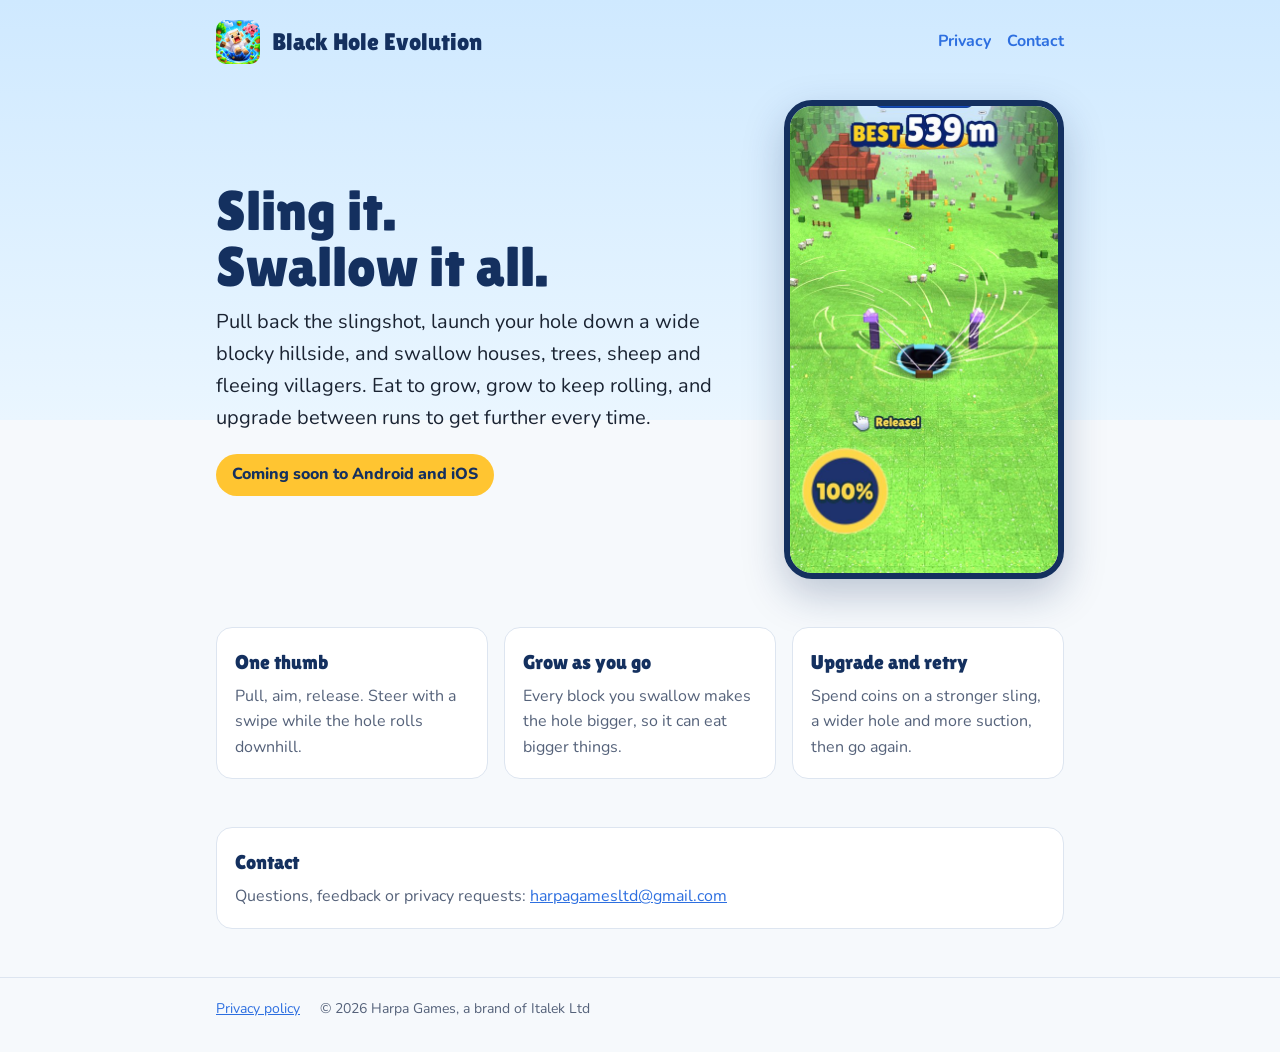
<file: index.html>
<!doctype html>
<html lang="en">
<head>
<meta charset="utf-8">
<meta name="viewport" content="width=device-width, initial-scale=1">
<title>Black Hole Evolution</title>
<meta name="description" content="Black Hole Evolution: sling a hole down a blocky hillside, swallow everything in its path and grow. A one-thumb mobile game.">
<link rel="icon" href="favicon.png">
<link rel="preconnect" href="https://fonts.googleapis.com">
<link rel="preconnect" href="https://fonts.gstatic.com" crossorigin>
<link href="https://fonts.googleapis.com/css2?family=Lilita+One&family=Nunito:wght@400;700;800&display=swap" rel="stylesheet">
<link rel="stylesheet" href="style.css">
</head>
<body>
<header class="top">
  <div class="wrap">
    <img src="icon.png" alt="">
    <a class="brand" href="./">Black Hole Evolution</a>
    <nav><a href="privacy.html">Privacy</a><a href="#contact">Contact</a></nav>
  </div>
</header>

<main class="wrap">
  <section class="hero">
    <div>
      <h1>Sling it.<br>Swallow it all.</h1>
      <p class="lead">Pull back the slingshot, launch your hole down a wide blocky hillside, and swallow houses, trees, sheep and fleeing villagers. Eat to grow, grow to keep rolling, and upgrade between runs to get further every time.</p>
      <span class="badge">Coming soon to Android and iOS</span>
    </div>
    <img class="shot" src="screenshot.jpg" alt="Black Hole Evolution gameplay: the slingshot pulled to 100% power at the top of a grassy hillside with houses and sheep">
  </section>

  <section class="features">
    <div><h3>One thumb</h3><p>Pull, aim, release. Steer with a swipe while the hole rolls downhill.</p></div>
    <div><h3>Grow as you go</h3><p>Every block you swallow makes the hole bigger, so it can eat bigger things.</p></div>
    <div><h3>Upgrade and retry</h3><p>Spend coins on a stronger sling, a wider hole and more suction, then go again.</p></div>
  </section>

  <section id="contact" class="features" style="grid-template-columns:1fr">
    <div>
      <h3>Contact</h3>
      <p>Questions, feedback or privacy requests: <a href="mailto:harpagamesltd@gmail.com">harpagamesltd@gmail.com</a></p>
    </div>
  </section>
</main>

<footer>
  <div class="wrap">
    <a href="privacy.html">Privacy policy</a>
    <span>© 2026 Harpa Games, a brand of Italek Ltd</span>
  </div>
</footer>
</body>
</html>
</file>
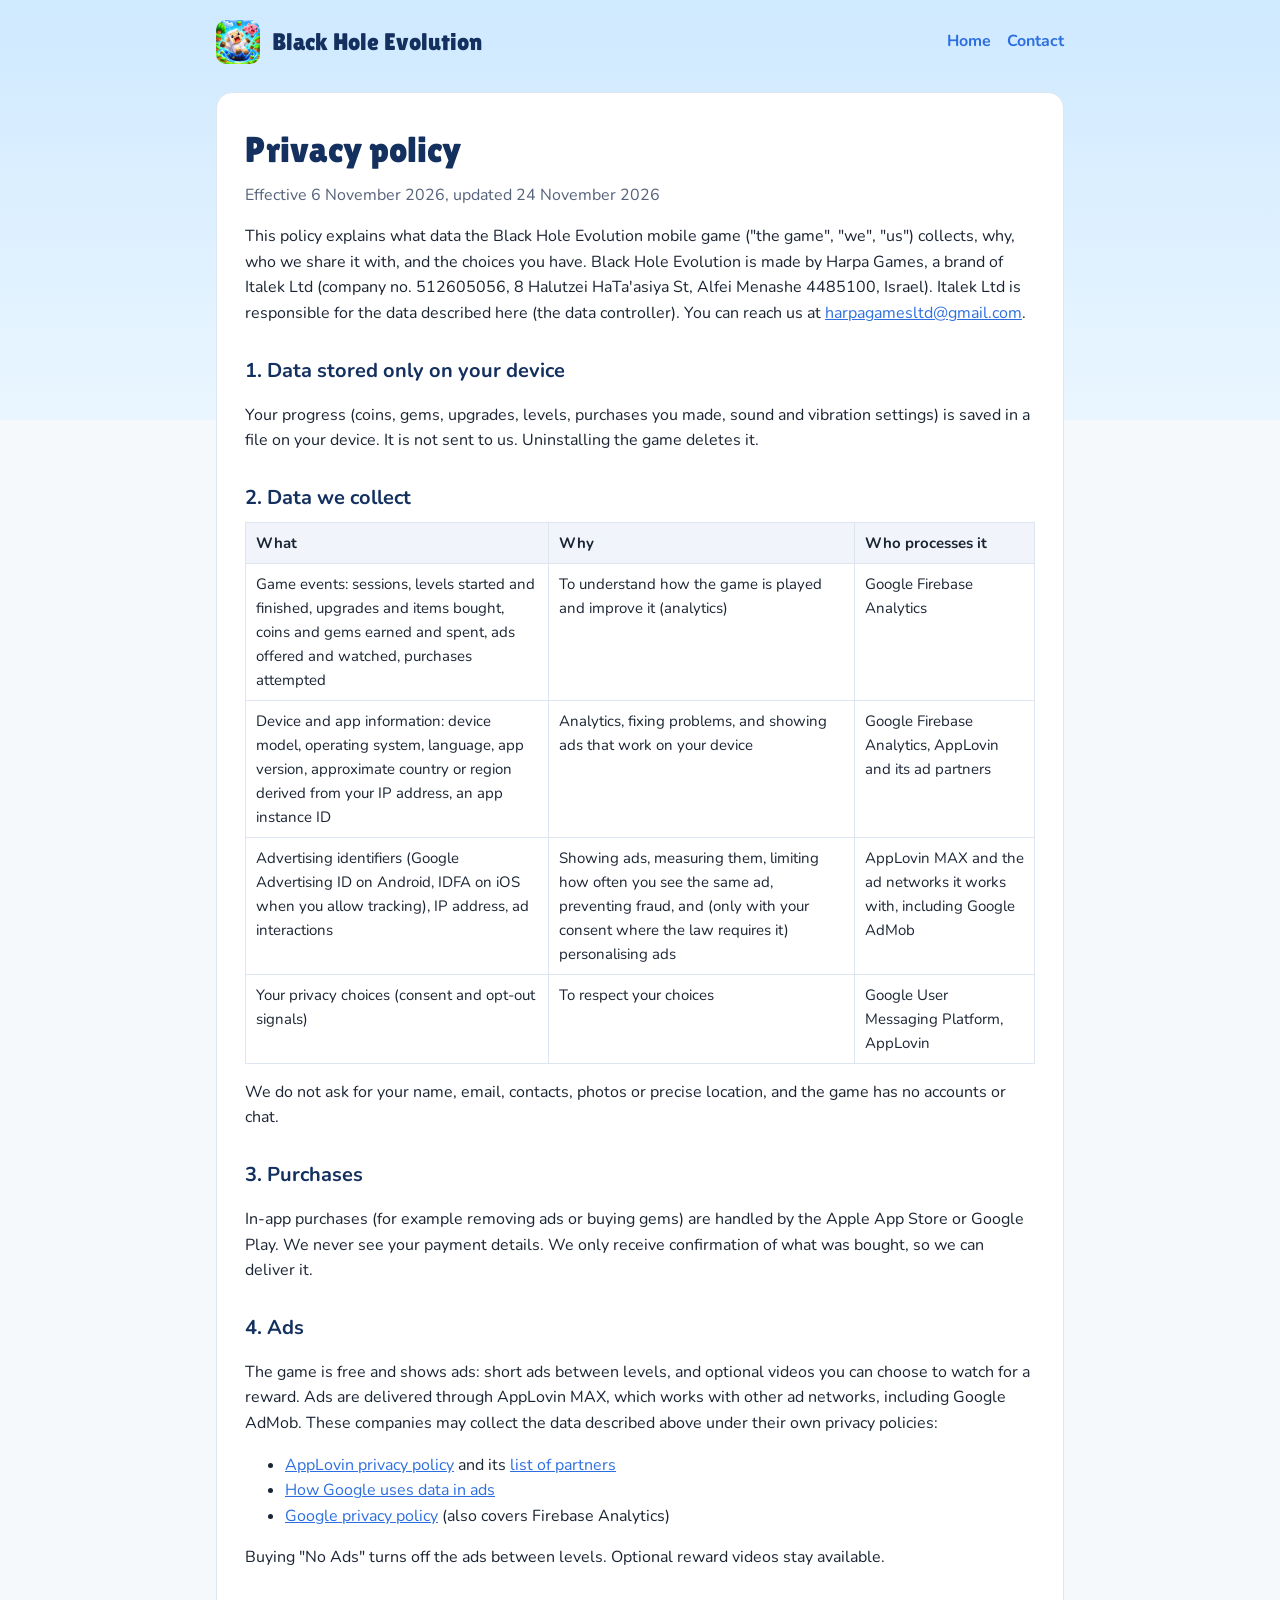
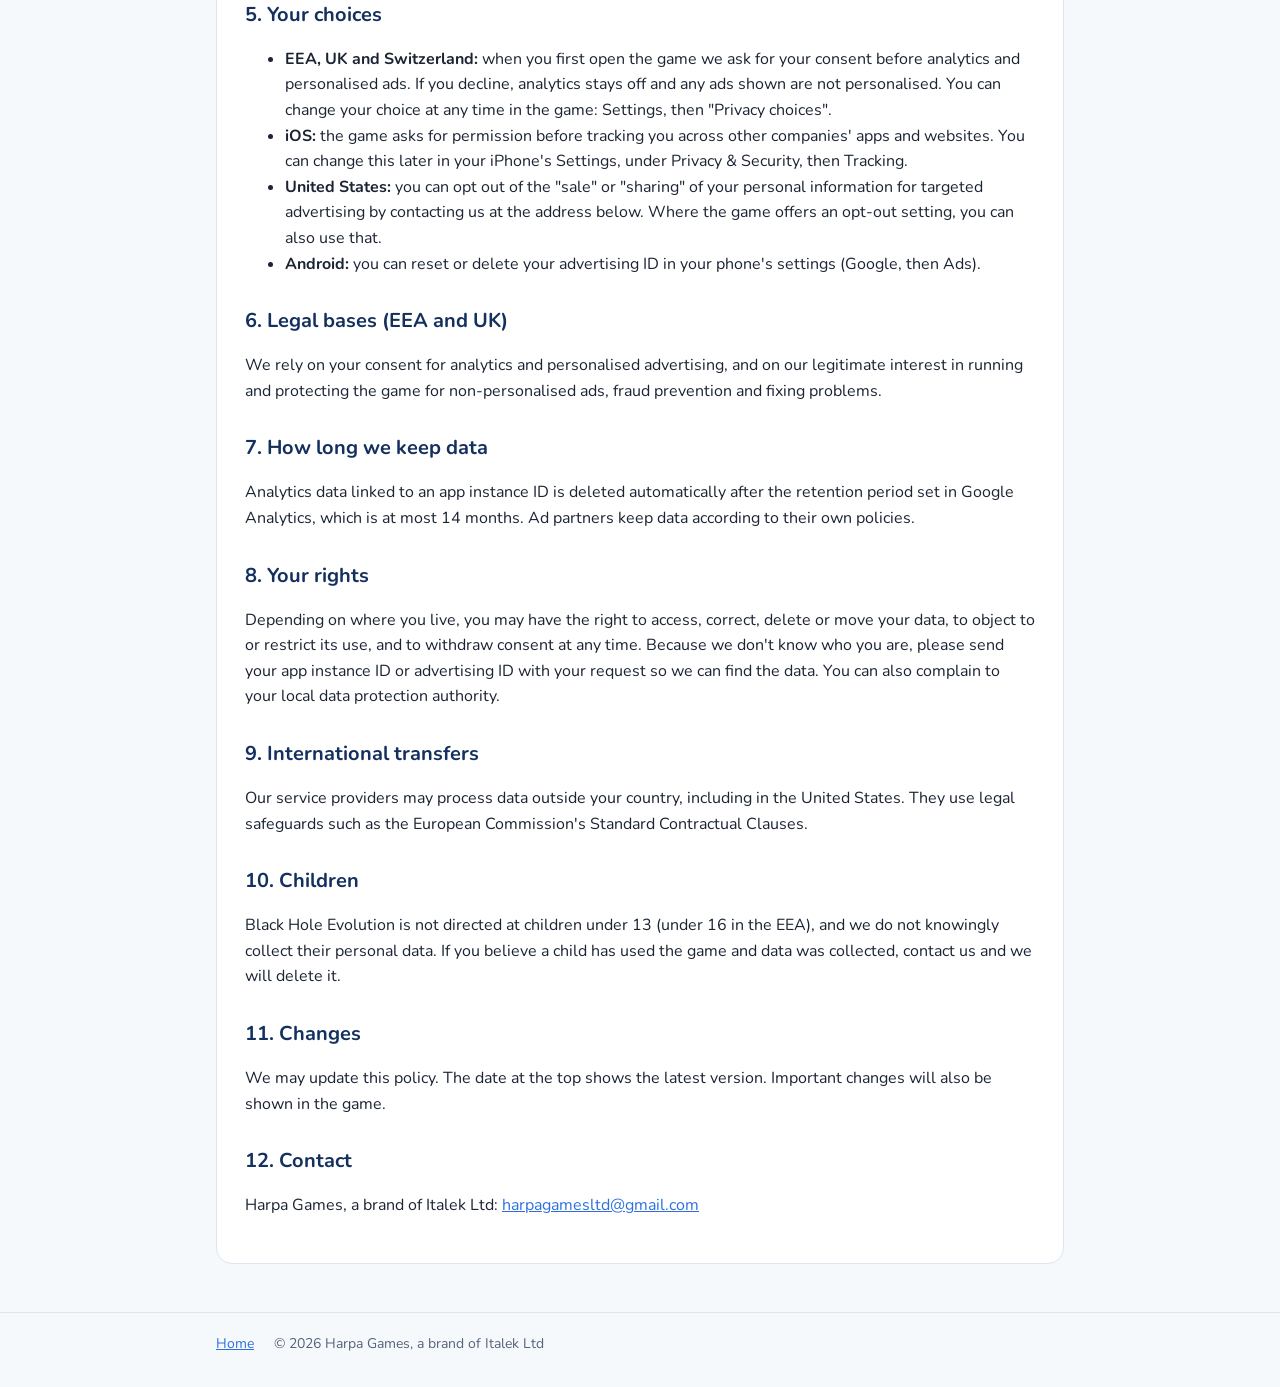
<file: privacy.html>
<!doctype html>
<html lang="en">
<head>
<meta charset="utf-8">
<meta name="viewport" content="width=device-width, initial-scale=1">
<title>Black Hole Evolution Privacy</title>
<meta name="description" content="How the Black Hole Evolution mobile game collects, uses and shares data.">
<link rel="icon" href="favicon.png">
<link rel="preconnect" href="https://fonts.googleapis.com">
<link rel="preconnect" href="https://fonts.gstatic.com" crossorigin>
<link href="https://fonts.googleapis.com/css2?family=Lilita+One&family=Nunito:wght@400;700;800&display=swap" rel="stylesheet">
<link rel="stylesheet" href="style.css">
</head>
<body>
<header class="top">
  <div class="wrap">
    <img src="icon.png" alt="">
    <a class="brand" href="./">Black Hole Evolution</a>
    <nav><a href="./">Home</a><a href="#contact">Contact</a></nav>
  </div>
</header>

<main class="wrap">
<article>
  <h1>Privacy policy</h1>
  <p class="date">Effective 6 November 2026, updated 24 November 2026</p>

  <p>This policy explains what data the Black Hole Evolution mobile game ("the game", "we", "us") collects, why, who we share it with, and the choices you have. Black Hole Evolution is made by Harpa Games, a brand of Italek Ltd (company no. 512605056, 8 Halutzei HaTa'asiya St, Alfei Menashe 4485100, Israel). Italek Ltd is responsible for the data described here (the data controller). You can reach us at <a href="mailto:harpagamesltd@gmail.com">harpagamesltd@gmail.com</a>.</p>

  <h2>1. Data stored only on your device</h2>
  <p>Your progress (coins, gems, upgrades, levels, purchases you made, sound and vibration settings) is saved in a file on your device. It is not sent to us. Uninstalling the game deletes it.</p>

  <h2>2. Data we collect</h2>
  <div class="table-scroll">
  <table>
    <tr><th>What</th><th>Why</th><th>Who processes it</th></tr>
    <tr><td>Game events: sessions, levels started and finished, upgrades and items bought, coins and gems earned and spent, ads offered and watched, purchases attempted</td><td>To understand how the game is played and improve it (analytics)</td><td>Google Firebase Analytics</td></tr>
    <tr><td>Device and app information: device model, operating system, language, app version, approximate country or region derived from your IP address, an app instance ID</td><td>Analytics, fixing problems, and showing ads that work on your device</td><td>Google Firebase Analytics, AppLovin and its ad partners</td></tr>
    <tr><td>Advertising identifiers (Google Advertising ID on Android, IDFA on iOS when you allow tracking), IP address, ad interactions</td><td>Showing ads, measuring them, limiting how often you see the same ad, preventing fraud, and (only with your consent where the law requires it) personalising ads</td><td>AppLovin MAX and the ad networks it works with, including Google AdMob</td></tr>
    <tr><td>Your privacy choices (consent and opt-out signals)</td><td>To respect your choices</td><td>Google User Messaging Platform, AppLovin</td></tr>
  </table>
  </div>
  <p>We do not ask for your name, email, contacts, photos or precise location, and the game has no accounts or chat.</p>

  <h2>3. Purchases</h2>
  <p>In-app purchases (for example removing ads or buying gems) are handled by the Apple App Store or Google Play. We never see your payment details. We only receive confirmation of what was bought, so we can deliver it.</p>

  <h2>4. Ads</h2>
  <p>The game is free and shows ads: short ads between levels, and optional videos you can choose to watch for a reward. Ads are delivered through AppLovin MAX, which works with other ad networks, including Google AdMob. These companies may collect the data described above under their own privacy policies:</p>
  <ul>
    <li><a href="https://www.applovin.com/privacy/">AppLovin privacy policy</a> and its <a href="https://www.applovin.com/partners/">list of partners</a></li>
    <li><a href="https://policies.google.com/technologies/ads">How Google uses data in ads</a></li>
    <li><a href="https://policies.google.com/privacy">Google privacy policy</a> (also covers Firebase Analytics)</li>
  </ul>
  <p>Buying "No Ads" turns off the ads between levels. Optional reward videos stay available.</p>

  <h2>5. Your choices</h2>
  <ul>
    <li><strong>EEA, UK and Switzerland:</strong> when you first open the game we ask for your consent before analytics and personalised ads. If you decline, analytics stays off and any ads shown are not personalised. You can change your choice at any time in the game: Settings, then "Privacy choices".</li>
    <li><strong>iOS:</strong> the game asks for permission before tracking you across other companies' apps and websites. You can change this later in your iPhone's Settings, under Privacy &amp; Security, then Tracking.</li>
    <li><strong>United States:</strong> you can opt out of the "sale" or "sharing" of your personal information for targeted advertising by contacting us at the address below. Where the game offers an opt-out setting, you can also use that.</li>
    <li><strong>Android:</strong> you can reset or delete your advertising ID in your phone's settings (Google, then Ads).</li>
  </ul>

  <h2>6. Legal bases (EEA and UK)</h2>
  <p>We rely on your consent for analytics and personalised advertising, and on our legitimate interest in running and protecting the game for non-personalised ads, fraud prevention and fixing problems.</p>

  <h2>7. How long we keep data</h2>
  <p>Analytics data linked to an app instance ID is deleted automatically after the retention period set in Google Analytics, which is at most 14 months. Ad partners keep data according to their own policies.</p>

  <h2>8. Your rights</h2>
  <p>Depending on where you live, you may have the right to access, correct, delete or move your data, to object to or restrict its use, and to withdraw consent at any time. Because we don't know who you are, please send your app instance ID or advertising ID with your request so we can find the data. You can also complain to your local data protection authority.</p>

  <h2>9. International transfers</h2>
  <p>Our service providers may process data outside your country, including in the United States. They use legal safeguards such as the European Commission's Standard Contractual Clauses.</p>

  <h2>10. Children</h2>
  <p>Black Hole Evolution is not directed at children under 13 (under 16 in the EEA), and we do not knowingly collect their personal data. If you believe a child has used the game and data was collected, contact us and we will delete it.</p>

  <h2>11. Changes</h2>
  <p>We may update this policy. The date at the top shows the latest version. Important changes will also be shown in the game.</p>

  <h2 id="contact">12. Contact</h2>
  <p>Harpa Games, a brand of Italek Ltd: <a href="mailto:harpagamesltd@gmail.com">harpagamesltd@gmail.com</a></p>
</article>
</main>

<footer>
  <div class="wrap">
    <a href="./">Home</a>
    <span>© 2026 Harpa Games, a brand of Italek Ltd</span>
  </div>
</footer>
</body>
</html>
</file>
<file: style.css>
:root {
  --sky: #cfe9ff;
  --grass: #5cc443;
  --navy: #14305f;
  --blue: #2d6fe0;
  --gold: #ffc531;
  --text: #1b2433;
  --muted: #55627a;
  --card: #ffffff;
  --line: #dde5f0;
}
* { box-sizing: border-box; }
html { -webkit-text-size-adjust: 100%; }
body {
  margin: 0;
  font-family: "Nunito", system-ui, -apple-system, "Segoe UI", sans-serif;
  color: var(--text);
  background: linear-gradient(180deg, var(--sky) 0, #eaf6ff 420px, #f6f9fc 420px);
  line-height: 1.6;
}
a { color: var(--blue); }
.wrap { max-width: 880px; margin: 0 auto; padding: 0 16px; }
header.top { padding: 20px 0; }
header.top .wrap { display: flex; align-items: center; gap: 12px; }
header.top img { width: 44px; height: 44px; border-radius: 10px; }
header.top a.brand { font-family: "Lilita One", sans-serif; font-size: 24px; color: var(--navy); text-decoration: none; }
header.top nav { margin-left: auto; font-weight: 700; }
header.top nav a { text-decoration: none; margin-left: 16px; }

.hero { display: grid; grid-template-columns: 1fr 280px; gap: 32px; align-items: center; padding: 16px 0 48px; }
.hero h1 { font-family: "Lilita One", sans-serif; font-weight: 400; font-size: 56px; line-height: 1; margin: 0 0 12px; color: var(--navy); }
.hero p.lead { font-size: 20px; margin: 0 0 20px; }
.hero .shot { width: 100%; border-radius: 28px; border: 6px solid var(--navy); box-shadow: 0 16px 40px rgba(20, 48, 95, .25); display: block; }
.badge { display: inline-block; background: var(--gold); color: var(--navy); font-weight: 800; padding: 8px 16px; border-radius: 999px; }

.features { display: grid; grid-template-columns: repeat(3, 1fr); gap: 16px; padding-bottom: 48px; }
.features div { background: var(--card); border: 1px solid var(--line); border-radius: 16px; padding: 18px; }
.features h3 { font-family: "Lilita One", sans-serif; font-weight: 400; font-size: 20px; margin: 0 0 6px; color: var(--navy); }
.features p { margin: 0; color: var(--muted); }

article { background: var(--card); border: 1px solid var(--line); border-radius: 16px; padding: 28px; margin: 8px 0 48px; }
article h1 { font-family: "Lilita One", sans-serif; font-weight: 400; color: var(--navy); font-size: 36px; margin: 0 0 4px; }
article h2 { color: var(--navy); font-size: 20px; margin: 28px 0 8px; }
article .date { color: var(--muted); margin: 0 0 16px; }
article table { border-collapse: collapse; width: 100%; font-size: 15px; }
article th, article td { border: 1px solid var(--line); padding: 8px 10px; text-align: left; vertical-align: top; }
article th { background: #f1f5fb; }
.table-scroll { overflow-x: auto; }

footer { border-top: 1px solid var(--line); padding: 20px 0 32px; color: var(--muted); font-size: 14px; }
footer a { margin-right: 16px; }

@media (max-width: 680px) {
  .hero { grid-template-columns: 1fr; text-align: center; }
  .hero h1 { font-size: 44px; }
  .hero .shot { max-width: 260px; margin: 0 auto; }
  .features { grid-template-columns: 1fr; }
  article { padding: 20px 16px; }
  header.top nav a { margin-left: 10px; }
}
</file>
